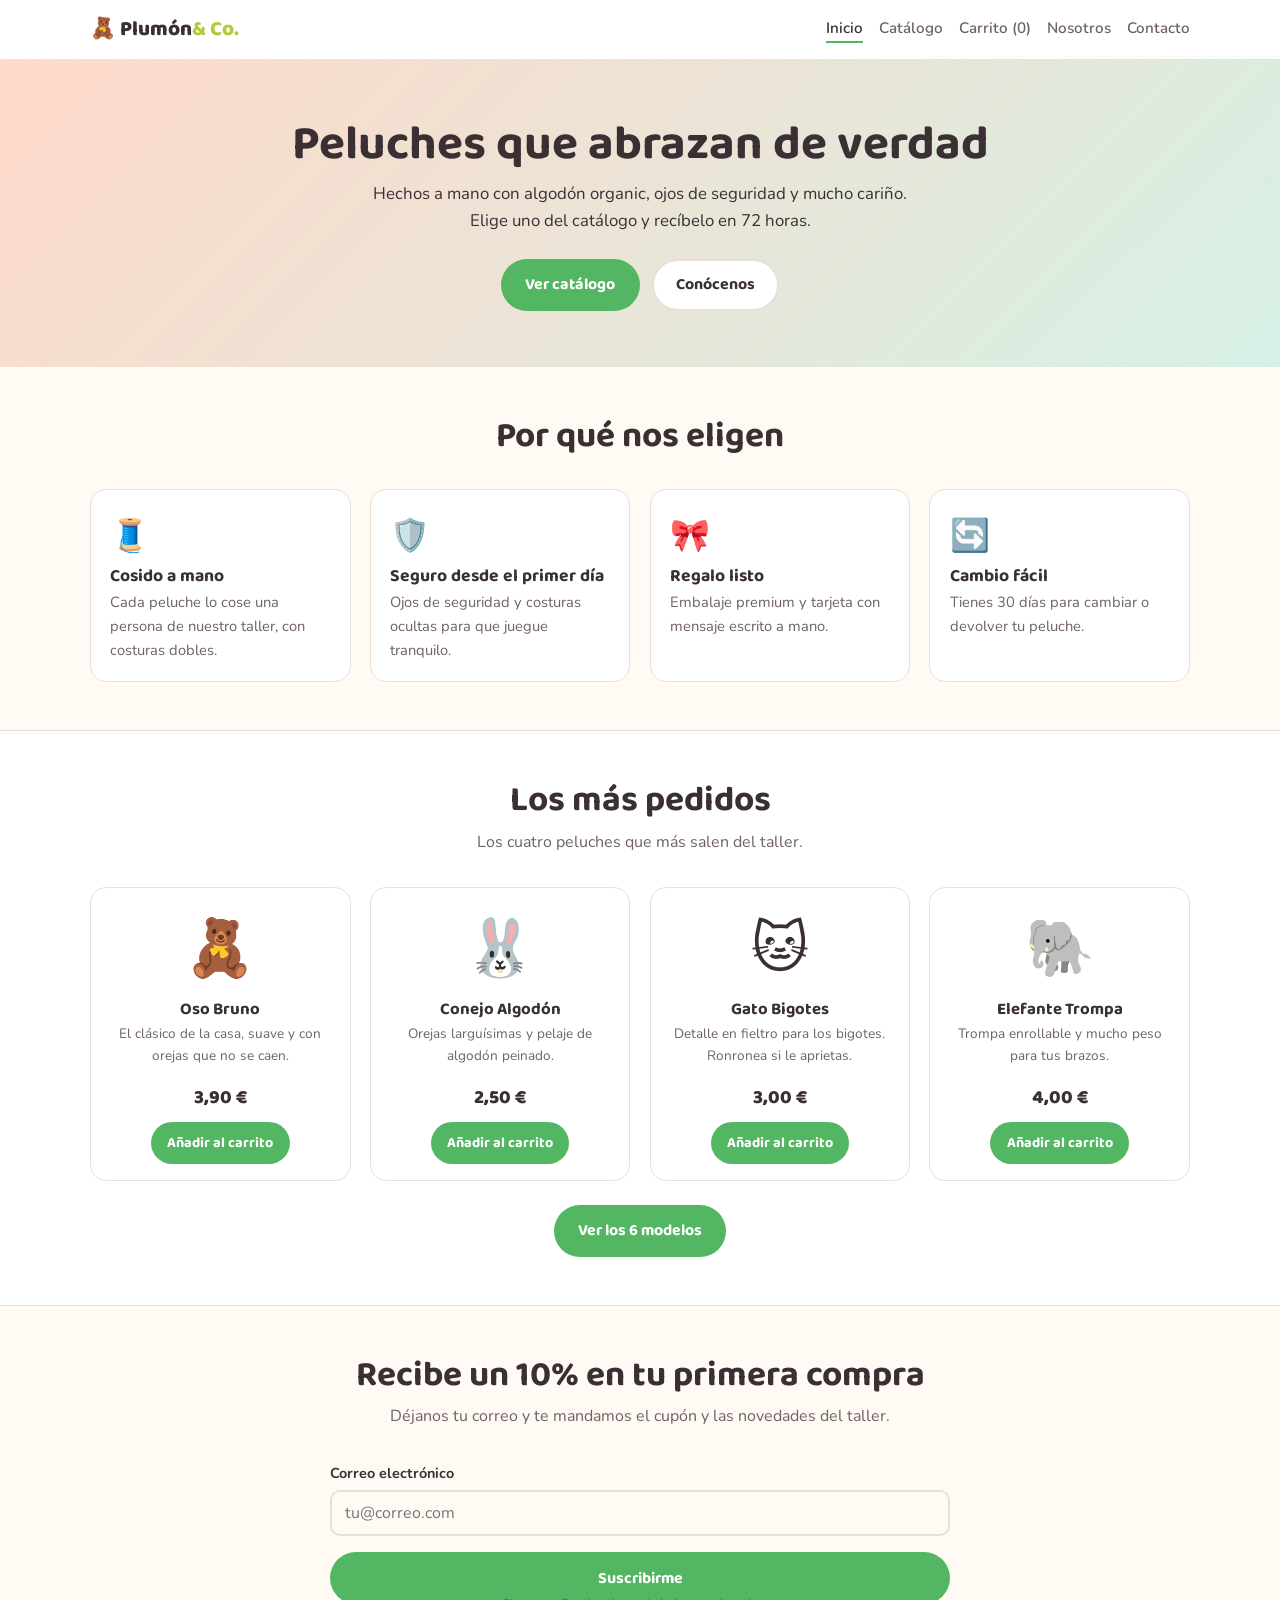
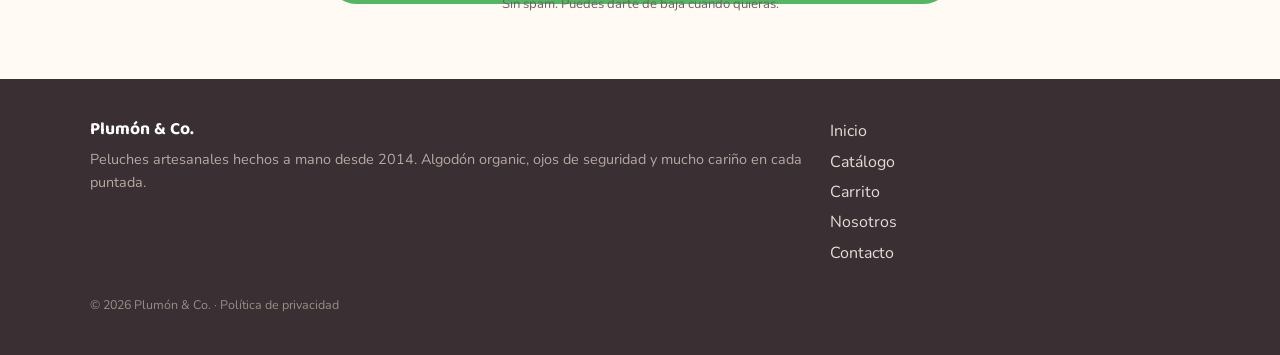
<file: index.html>
<!DOCTYPE html>
<html lang="es">
<head>
<meta charset="UTF-8">
<meta name="viewport" content="width=device-width, initial-scale=1.0">
<title>Plumón &amp; Co. — Inicio · Tienda de peluches artesanales</title>
<link rel="preconnect" href="https://fonts.googleapis.com">
<link rel="preconnect" href="https://fonts.gstatic.com" crossorigin>
<link href="https://fonts.googleapis.com/css2?family=Baloo+2:wght@600;700;800&family=Nunito:wght@400;600;700&display=swap" rel="stylesheet">
<link rel="stylesheet" href="assets/css/styles.css">
</head>
<body>

<header class="header">
  <div class="container header__inner">
    <a class="logo" href="index.html">🧸 Plumón<span>&amp; Co.</span></a>
    <nav class="nav">
      <a href="index.html" class="active">Inicio</a>
      <a href="catalogo.html">Catálogo</a>
      <a href="carrito.html">Carrito (<span id="contador">0</span>)</a>
      <a href="nosotros.html">Nosotros</a>
      <a href="contacto.html">Contacto</a>
    </nav>
  </div>
</header>

<main>
  <!-- HERO -->
  <section class="hero">
    <div class="container">
      <h1>Peluches que abrazan de verdad</h1>
      <p>Hechos a mano con algodón organic, ojos de seguridad y mucho cariño. Elige uno del catálogo y recíbelo en 72 horas.</p>
      <a href="catalogo.html" class="btn">Ver catálogo</a>
      <a href="nosotros.html" class="btn btn--white">Conócenos</a>
    </div>
  </section>

  <!-- VENTAJAS -->
  <section class="section">
    <div class="container">
      <div class="section__title">
        <h2>Por qué nos eligen</h2>
      </div>
      <div class="grid grid--4">
        <article class="card">
          <div class="card__icon">🧵</div>
          <h3>Cosido a mano</h3>
          <p>Cada peluche lo cose una persona de nuestro taller, con costuras dobles.</p>
        </article>
        <article class="card">
          <div class="card__icon">🛡️</div>
          <h3>Seguro desde el primer día</h3>
          <p>Ojos de seguridad y costuras ocultas para que juegue tranquilo.</p>
        </article>
        <article class="card">
          <div class="card__icon">🎀</div>
          <h3>Regalo listo</h3>
          <p>Embalaje premium y tarjeta con mensaje escrito a mano.</p>
        </article>
        <article class="card">
          <div class="card__icon">🔄</div>
          <h3>Cambio fácil</h3>
          <p>Tienes 30 días para cambiar o devolver tu peluche.</p>
        </article>
      </div>
    </div>
  </section>

  <!-- DESTACADOS -->
  <section class="section section--alt">
    <div class="container">
      <div class="section__title">
        <h2>Los más pedidos</h2>
        <p>Los cuatro peluches que más salen del taller.</p>
      </div>
      <div class="grid grid--4" id="destacados"></div>
      <p style="text-align:center;margin:1.5rem 0 0">
        <a href="catalogo.html" class="btn">Ver los 6 modelos</a>
      </p>
    </div>
  </section>

  <!-- FORMULARIO 1 · BOLETÍN -->
  <section class="section">
    <div class="container">
      <div class="section__title">
        <h2>Recibe un 10% en tu primera compra</h2>
        <p>Déjanos tu correo y te mandamos el cupón y las novedades del taller.</p>
      </div>
      <form class="form" id="form-boletin" novalidate>
        <label for="boletin-mail">Correo electrónico</label>
        <input type="email" id="boletin-mail" name="email" placeholder="tu@correo.com" autocomplete="email">
        <p class="error" data-error="boletin-mail"></p>
        <button type="submit" class="btn btn--block">Suscribirme</button>
        <p class="form__hint" style="text-align:center">Sin spam. Puedes darte de baja cuando quieras.</p>
      </form>
    </div>
  </section>
</main>

<footer class="footer">
  <div class="container">
    <div class="grid">
      <div>
        <h3>Plumón &amp; Co.</h3>
        <p>Peluches artesanales hechos a mano desde 2014. Algodón organic, ojos de seguridad y mucho cariño en cada puntada.</p>
      </div>
      <div>
        <ul>
          <li><a href="index.html">Inicio</a></li>
          <li><a href="catalogo.html">Catálogo</a></li>
          <li><a href="carrito.html">Carrito</a></li>
          <li><a href="nosotros.html">Nosotros</a></li>
          <li><a href="contacto.html">Contacto</a></li>
        </ul>
      </div>
    </div>
    <small>© <span id="anio">2026</span> Plumón &amp; Co. · Política de privacidad</small>
  </div>
</footer>

<div class="toast" id="toast"></div>
<script src="assets/js/app.js"></script>
</body>
</html>
</file>
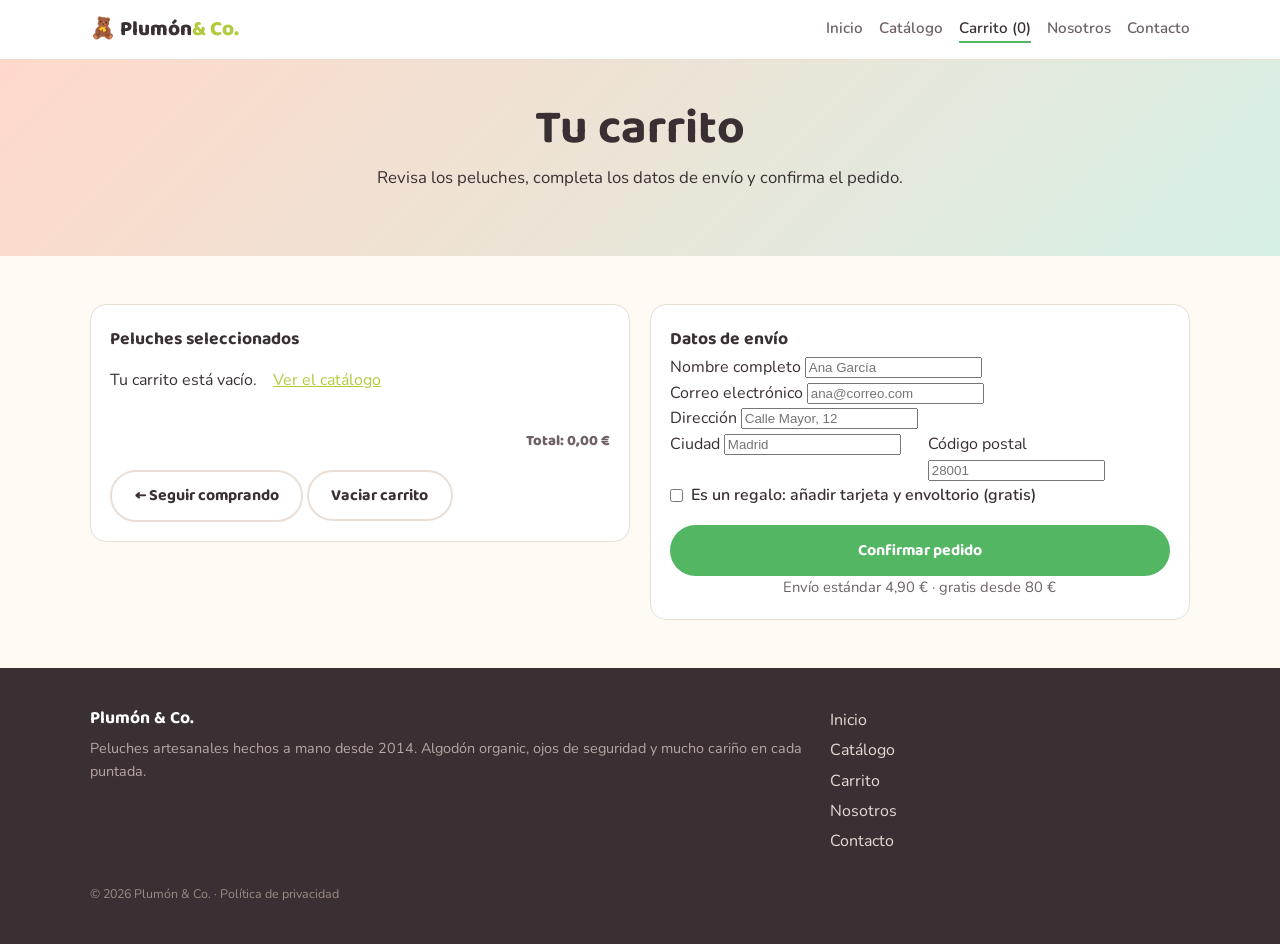
<file: carrito.html>
<!DOCTYPE html>
<html lang="es">
<head>
<meta charset="UTF-8">
<meta name="viewport" content="width=device-width, initial-scale=1.0">
<title>Carrito · Plumón &amp; Co.</title>
<link rel="preconnect" href="https://fonts.googleapis.com">
<link rel="preconnect" href="https://fonts.gstatic.com" crossorigin>
<link href="https://fonts.googleapis.com/css2?family=Baloo+2:wght@600;700;800&family=Nunito:wght@400;600;700&display=swap" rel="stylesheet">
<link rel="stylesheet" href="assets/css/styles.css">
</head>
<body>

<header class="header">
  <div class="container header__inner">
    <a class="logo" href="index.html">🧸 Plumón<span>&amp; Co.</span></a>
    <nav class="nav">
      <a href="index.html">Inicio</a>
      <a href="catalogo.html">Catálogo</a>
      <a href="carrito.html" class="active">Carrito (<span id="contador">0</span>)</a>
      <a href="nosotros.html">Nosotros</a>
      <a href="contacto.html">Contacto</a>
    </nav>
  </div>
</header>

<main>
  <section class="hero" style="padding:2.5rem 0">
    <div class="container">
      <h1>Tu carrito</h1>
      <p>Revisa los peluches, completa los datos de envío y confirma el pedido.</p>
    </div>
  </section>

  <section class="section">
    <div class="container grid grid--2" style="align-items:start">

      <!-- CONTENIDO DEL CARRITO -->
      <div class="card">
        <h3>Peluches seleccionados</h3>
        <ul class="cart-list" id="carrito-items"></ul>
        <p class="total" id="total">Total: 0,00 €</p>
        <p style="margin-top:1rem">
          <a href="catalogo.html" class="btn btn--white">← Seguir comprando</a>
          <button type="button" class="btn btn--white" id="vaciar">Vaciar carrito</button>
        </p>
      </div>

      <!-- FORMULARIO 3 · DATOS DE ENVÍO -->
      <form class="card" id="form-envio" novalidate>
        <h3>Datos de envío</h3>
        <div>
          <label for="envio-nombre">Nombre completo</label>
          <input type="text" id="envio-nombre" name="nombre" placeholder="Ana García" autocomplete="name">
          <p class="error" data-error="envio-nombre"></p>
        </div>
        <div>
          <label for="envio-email">Correo electrónico</label>
          <input type="email" id="envio-email" name="email" placeholder="ana@correo.com" autocomplete="email">
          <p class="error" data-error="envio-email"></p>
        </div>
        <div>
          <label for="envio-dir">Dirección</label>
          <input type="text" id="envio-dir" name="direccion" placeholder="Calle Mayor, 12" autocomplete="street-address">
          <p class="error" data-error="envio-dir"></p>
        </div>
        <div class="form__row">
          <div>
            <label for="envio-ciudad">Ciudad</label>
            <input type="text" id="envio-ciudad" name="ciudad" placeholder="Madrid" autocomplete="address-level2">
            <p class="error" data-error="envio-ciudad"></p>
          </div>
          <div>
            <label for="envio-cp">Código postal</label>
            <input type="text" id="envio-cp" name="cp" inputmode="numeric" maxlength="5" placeholder="28001">
            <p class="error" data-error="envio-cp"></p>
          </div>
        </div>
        <div class="form__check">
          <input type="checkbox" id="envio-regalo" name="regalo">
          <label for="envio-regalo">Es un regalo: añadir tarjeta y envoltorio (gratis)</label>
        </div>
        <button type="submit" class="btn btn--block">Confirmar pedido</button>
        <p class="form__hint" style="text-align:center">Envío estándar 4,90 € · gratis desde 80 €</p>
      </form>
    </div>
  </section>
</main>

<footer class="footer">
  <div class="container">
    <div class="grid">
      <div>
        <h3>Plumón &amp; Co.</h3>
        <p>Peluches artesanales hechos a mano desde 2014. Algodón organic, ojos de seguridad y mucho cariño en cada puntada.</p>
      </div>
      <div>
        <ul>
          <li><a href="index.html">Inicio</a></li>
          <li><a href="catalogo.html">Catálogo</a></li>
          <li><a href="carrito.html">Carrito</a></li>
          <li><a href="nosotros.html">Nosotros</a></li>
          <li><a href="contacto.html">Contacto</a></li>
        </ul>
      </div>
    </div>
    <small>© <span id="anio">2026</span> Plumón &amp; Co. · Política de privacidad</small>
  </div>
</footer>

<div class="toast" id="toast"></div>
<script src="assets/js/app.js"></script>
</body>
</html>
</file>
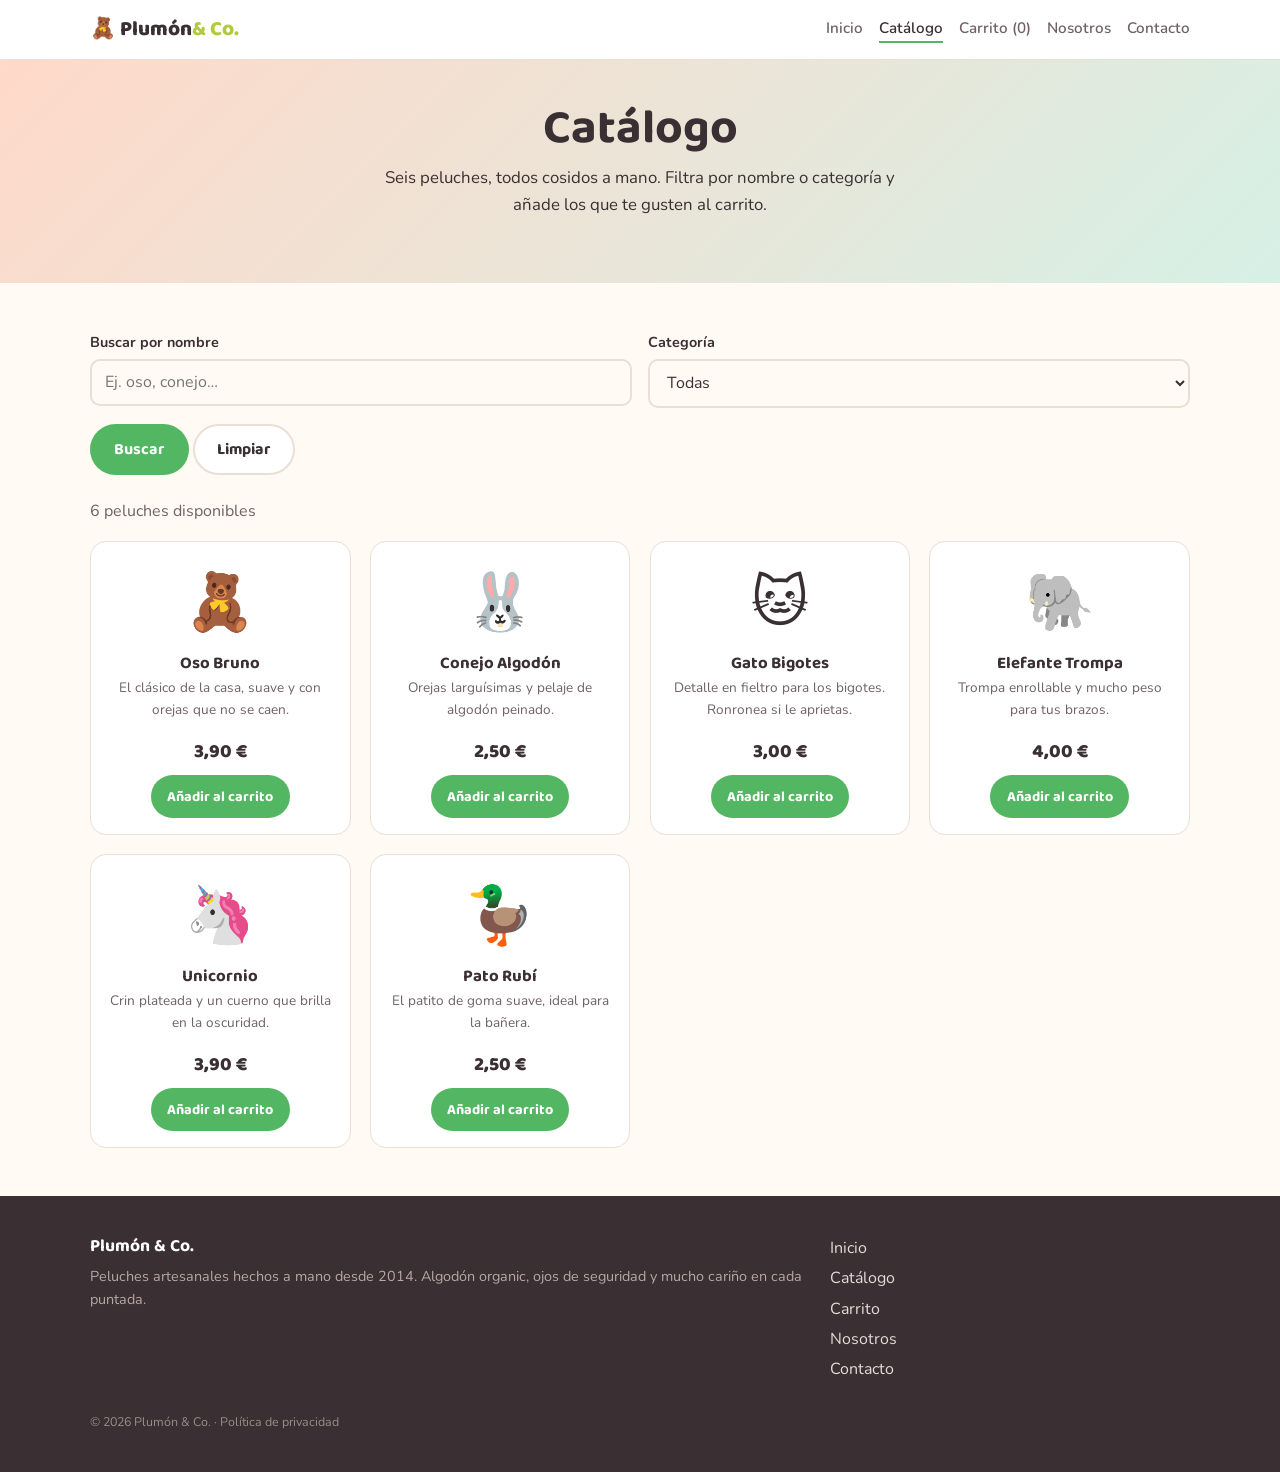
<file: catalogo.html>
<!DOCTYPE html>
<html lang="es">
<head>
<meta charset="UTF-8">
<meta name="viewport" content="width=device-width, initial-scale=1.0">
<title>Catálogo · Plumón &amp; Co.</title>
<link rel="preconnect" href="https://fonts.googleapis.com">
<link rel="preconnect" href="https://fonts.gstatic.com" crossorigin>
<link href="https://fonts.googleapis.com/css2?family=Baloo+2:wght@600;700;800&family=Nunito:wght@400;600;700&display=swap" rel="stylesheet">
<link rel="stylesheet" href="assets/css/styles.css">
</head>
<body>

<header class="header">
  <div class="container header__inner">
    <a class="logo" href="index.html">🧸 Plumón<span>&amp; Co.</span></a>
    <nav class="nav">
      <a href="index.html">Inicio</a>
      <a href="catalogo.html" class="active">Catálogo</a>
      <a href="carrito.html">Carrito (<span id="contador">0</span>)</a>
      <a href="nosotros.html">Nosotros</a>
      <a href="contacto.html">Contacto</a>
    </nav>
  </div>
</header>

<main>
  <section class="hero" style="padding:2.5rem 0">
    <div class="container">
      <h1>Catálogo</h1>
      <p>Seis peluches, todos cosidos a mano. Filtra por nombre o categoría y añade los que te gusten al carrito.</p>
    </div>
  </section>

  <section class="section">
    <div class="container">
      <!-- FORMULARIO 2 · FILTROS -->
      <form class="form form--wide" id="form-filtro" novalidate>
        <div class="form__row">
          <div>
            <label for="buscar">Buscar por nombre</label>
            <input type="search" id="buscar" name="q" placeholder="Ej. oso, conejo…" autocomplete="off">
            <p class="error" data-error="buscar"></p>
          </div>
          <div>
            <label for="categoria">Categoría</label>
            <select id="categoria" name="categoria">
              <option value="">Todas</option>
              <option value="Animales">Animales</option>
              <option value="Fantasía">Fantasía</option>
              <option value="Colección">Colección</option>
            </select>
          </div>
        </div>
        <button type="submit" class="btn">Buscar</button>
        <button type="button" class="btn btn--white" id="limpiar">Limpiar</button>
      </form>

      <p style="color:#6f6165;margin-top:1.5rem" id="resultado"></p>
      <div class="grid grid--4" id="productos" style="margin-top:1rem"></div>
    </div>
  </section>
</main>

<footer class="footer">
  <div class="container">
    <div class="grid">
      <div>
        <h3>Plumón &amp; Co.</h3>
        <p>Peluches artesanales hechos a mano desde 2014. Algodón organic, ojos de seguridad y mucho cariño en cada puntada.</p>
      </div>
      <div>
        <ul>
          <li><a href="index.html">Inicio</a></li>
          <li><a href="catalogo.html">Catálogo</a></li>
          <li><a href="carrito.html">Carrito</a></li>
          <li><a href="nosotros.html">Nosotros</a></li>
          <li><a href="contacto.html">Contacto</a></li>
        </ul>
      </div>
    </div>
    <small>© <span id="anio">2026</span> Plumón &amp; Co. · Política de privacidad</small>
  </div>
</footer>

<div class="toast" id="toast"></div>
<script src="assets/js/app.js"></script>
</body>
</html>
</file>
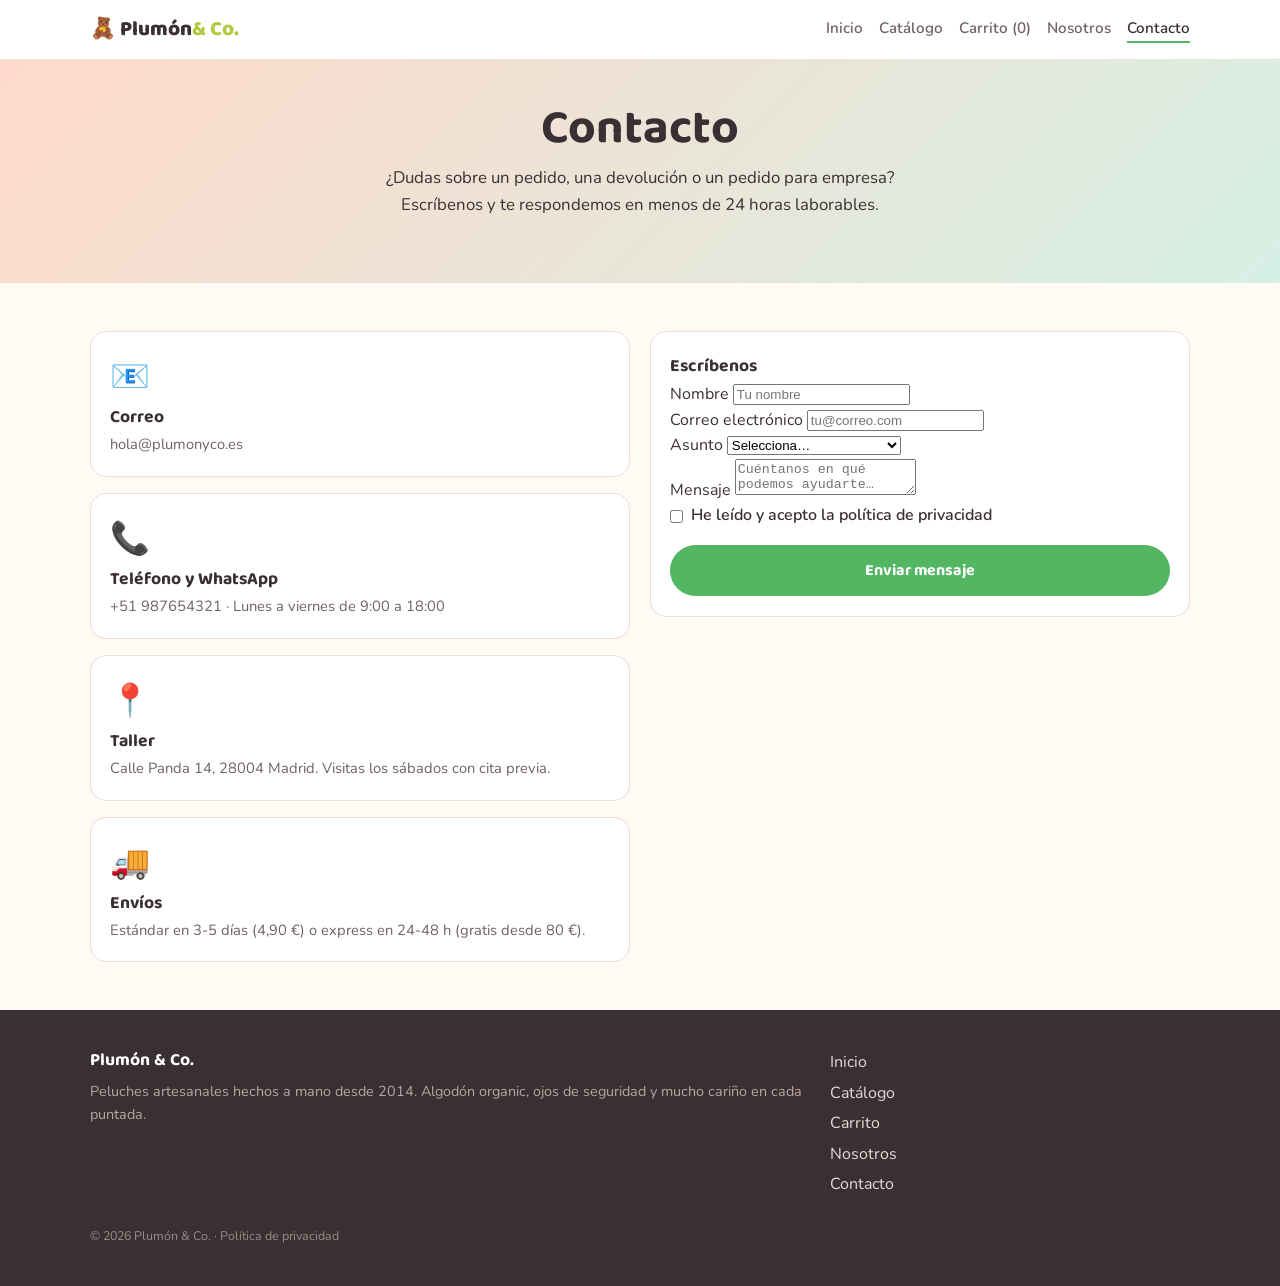
<file: contacto.html>
<!DOCTYPE html>
<html lang="es">
<head>
<meta charset="UTF-8">
<meta name="viewport" content="width=device-width, initial-scale=1.0">
<title>Contacto · Plumón &amp; Co.</title>
<link rel="preconnect" href="https://fonts.googleapis.com">
<link rel="preconnect" href="https://fonts.gstatic.com" crossorigin>
<link href="https://fonts.googleapis.com/css2?family=Baloo+2:wght@600;700;800&family=Nunito:wght@400;600;700&display=swap" rel="stylesheet">
<link rel="stylesheet" href="assets/css/styles.css">
</head>
<body>

<header class="header">
  <div class="container header__inner">
    <a class="logo" href="index.html">🧸 Plumón<span>&amp; Co.</span></a>
    <nav class="nav">
      <a href="index.html">Inicio</a>
      <a href="catalogo.html">Catálogo</a>
      <a href="carrito.html">Carrito (<span id="contador">0</span>)</a>
      <a href="nosotros.html">Nosotros</a>
      <a href="contacto.html" class="active">Contacto</a>
    </nav>
  </div>
</header>

<main>
  <section class="hero" style="padding:2.5rem 0">
    <div class="container">
      <h1>Contacto</h1>
      <p>¿Dudas sobre un pedido, una devolución o un pedido para empresa? Escríbenos y te respondemos en menos de 24 horas laborables.</p>
    </div>
  </section>

  <section class="section">
    <div class="container grid grid--2" style="align-items:start">

      <!-- DATOS DE CONTACTO -->
      <div>
        <div class="card" style="margin-bottom:1rem">
          <div class="card__icon">📧</div>
          <h3>Correo</h3>
          <p>hola@plumonyco.es</p>
        </div>
        <div class="card" style="margin-bottom:1rem">
          <div class="card__icon">📞</div>
          <!-- cambio de numero de telefono-->
          <h3>Teléfono y WhatsApp</h3>
          <p>+51 987654321 · Lunes a viernes de 9:00 a 18:00</p>
        </div>
        <div class="card" style="margin-bottom:1rem">
          <div class="card__icon">📍</div>
          <h3>Taller</h3>
          <p>Calle Panda 14, 28004 Madrid. Visitas los sábados con cita previa.</p>
        </div>
        <div class="card">
          <div class="card__icon">🚚</div>
          <h3>Envíos</h3>
          <p>Estándar en 3-5 días (4,90 €) o express en 24-48 h (gratis desde 80 €).</p>
        </div>
      </div>

      <!-- FORMULARIO 5 · CONTACTO -->
      <form class="card" id="form-contacto" novalidate>
        <h3>Escríbenos</h3>
        <div>
          <label for="contacto-nombre">Nombre</label>
          <input type="text" id="contacto-nombre" name="nombre" placeholder="Tu nombre" autocomplete="name">
          <p class="error" data-error="contacto-nombre"></p>
        </div>
        <div>
          <label for="contacto-email">Correo electrónico</label>
          <input type="email" id="contacto-email" name="email" placeholder="tu@correo.com" autocomplete="email">
          <p class="error" data-error="contacto-email"></p>
        </div>
        <div>
          <label for="contacto-asunto">Asunto</label>
          <select id="contacto-asunto" name="asunto">
            <option value="">Selecciona…</option>
            <option>Consulta sobre un pedido</option>
            <option>Devoluciones y cambios</option>
            <option>Pedidos para empresa</option>
            <option>Otro asunto</option>
          </select>
          <p class="error" data-error="contacto-asunto"></p>
        </div>
        <div>
          <label for="contacto-mensaje">Mensaje</label>
          <textarea id="contacto-mensaje" name="mensaje" placeholder="Cuéntanos en qué podemos ayudarte…"></textarea>
          <p class="error" data-error="contacto-mensaje"></p>
        </div>
        <div class="form__check">
          <input type="checkbox" id="contacto-ok" name="privacidad">
          <label for="contacto-ok">He leído y acepto la política de privacidad</label>
        </div>
        <p class="error" data-error="contacto-ok"></p>
        <button type="submit" class="btn btn--block">Enviar mensaje</button>
      </form>
    </div>
  </section>
</main>

<footer class="footer">
  <div class="container">
    <div class="grid">
      <div>
        <h3>Plumón &amp; Co.</h3>
        <p>Peluches artesanales hechos a mano desde 2014. Algodón organic, ojos de seguridad y mucho cariño en cada puntada.</p>
      </div>
      <div>
        <ul>
          <li><a href="index.html">Inicio</a></li>
          <li><a href="catalogo.html">Catálogo</a></li>
          <li><a href="carrito.html">Carrito</a></li>
          <li><a href="nosotros.html">Nosotros</a></li>
          <li><a href="contacto.html">Contacto</a></li>
        </ul>
      </div>
    </div>
    <small>© <span id="anio">2026</span> Plumón &amp; Co. · Política de privacidad</small>
  </div>
</footer>

<div class="toast" id="toast"></div>
<script src="assets/js/app.js"></script>
</body>
</html>
</file>
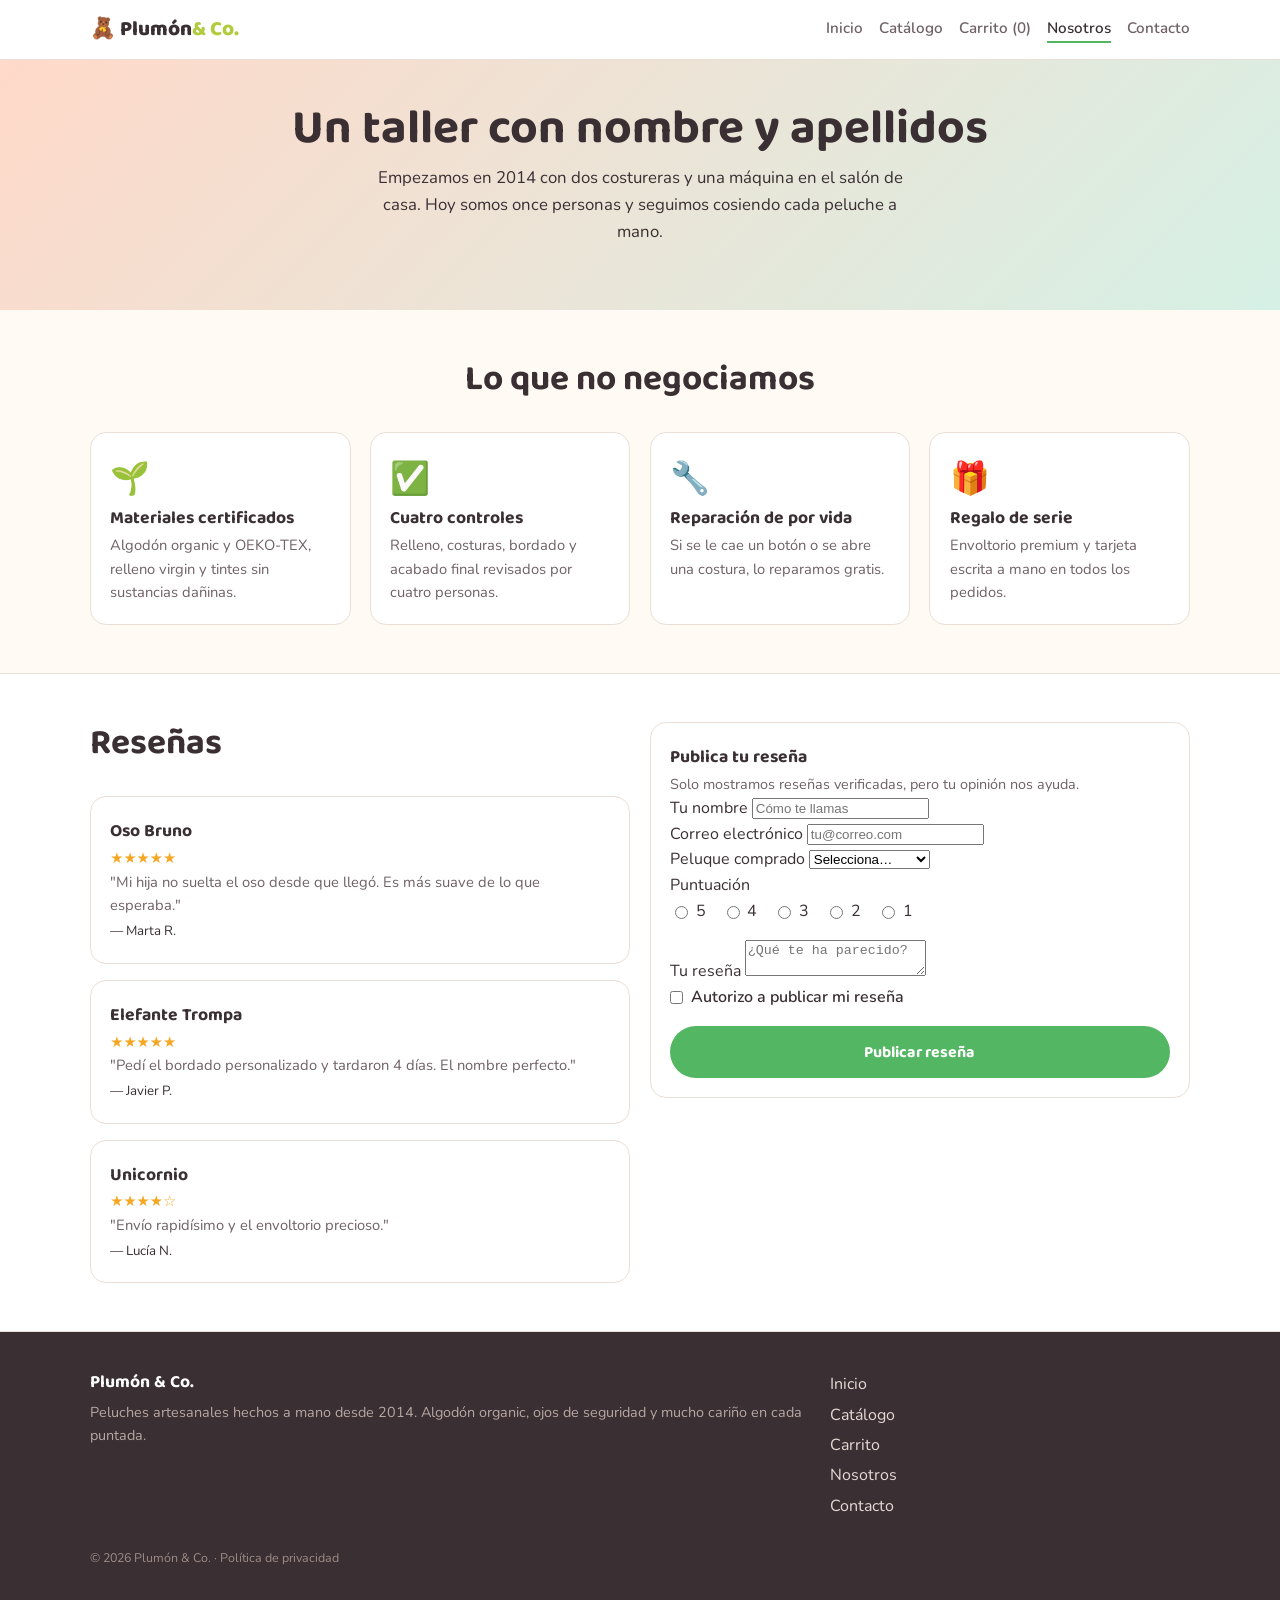
<file: nosotros.html>
<!DOCTYPE html>
<html lang="es">
<head>
<meta charset="UTF-8">
<meta name="viewport" content="width=device-width, initial-scale=1.0">
<title>Nosotros · Plumón &amp; Co.</title>
<link rel="preconnect" href="https://fonts.googleapis.com">
<link rel="preconnect" href="https://fonts.gstatic.com" crossorigin>
<link href="https://fonts.googleapis.com/css2?family=Baloo+2:wght@600;700;800&family=Nunito:wght@400;600;700&display=swap" rel="stylesheet">
<link rel="stylesheet" href="assets/css/styles.css">
</head>
<body>

<header class="header">
  <div class="container header__inner">
    <a class="logo" href="index.html">🧸 Plumón<span>&amp; Co.</span></a>
    <nav class="nav">
      <a href="index.html">Inicio</a>
      <a href="catalogo.html">Catálogo</a>
      <a href="carrito.html">Carrito (<span id="contador">0</span>)</a>
      <a href="nosotros.html" class="active">Nosotros</a>
      <a href="contacto.html">Contacto</a>
    </nav>
  </div>
</header>

<main>
  <section class="hero" style="padding:2.5rem 0">
    <div class="container">
      <h1>Un taller con nombre y apellidos</h1>
      <p>Empezamos en 2014 con dos costureras y una máquina en el salón de casa. Hoy somos once personas y seguimos cosiendo cada peluche a mano.</p>
    </div>
  </section>

  <section class="section">
    <div class="container">
      <div class="section__title"><h2>Lo que no negociamos</h2></div>
      <div class="grid grid--4">
        <article class="card">
          <div class="card__icon">🌱</div>
          <h3>Materiales certificados</h3>
          <p>Algodón organic y OEKO-TEX, relleno virgin y tintes sin sustancias dañinas.</p>
        </article>
        <article class="card">
          <div class="card__icon">✅</div>
          <h3>Cuatro controles</h3>
          <p>Relleno, costuras, bordado y acabado final revisados por cuatro personas.</p>
        </article>
        <article class="card">
          <div class="card__icon">🔧</div>
          <h3>Reparación de por vida</h3>
          <p>Si se le cae un botón o se abre una costura, lo reparamos gratis.</p>
        </article>
        <article class="card">
          <div class="card__icon">🎁</div>
          <h3>Regalo de serie</h3>
          <p>Envoltorio premium y tarjeta escrita a mano en todos los pedidos.</p>
        </article>
      </div>
    </div>
  </section>

  <section class="section section--alt">
    <div class="container grid grid--2" style="align-items:start">

      <!-- RESEÑAS -->
      <div id="resenas">
        <div class="section__title" style="text-align:left"><h2>Reseñas</h2></div>
        <article class="card" style="margin-bottom:1rem">
          <h3>Oso Bruno</h3>
          <p style="color:#f5a623">★★★★★</p>
          <p>"Mi hija no suelta el oso desde que llegó. Es más suave de lo que esperaba."</p>
          <small>— Marta R.</small>
        </article>
        <article class="card" style="margin-bottom:1rem">
          <h3>Elefante Trompa</h3>
          <p style="color:#f5a623">★★★★★</p>
          <p>"Pedí el bordado personalizado y tardaron 4 días. El nombre perfecto."</p>
          <small>— Javier P.</small>
        </article>
        <article class="card">
          <h3>Unicornio</h3>
          <p style="color:#f5a623">★★★★☆</p>
          <p>"Envío rapidísimo y el envoltorio precioso."</p>
          <small>— Lucía N.</small>
        </article>
      </div>

      <!-- FORMULARIO 4 · RESEÑA -->
      <form class="card" id="form-resena" novalidate>
        <h3>Publica tu reseña</h3>
        <p style="color:#6f6165;font-size:.9rem">Solo mostramos reseñas verificadas, pero tu opinión nos ayuda.</p>
        <div>
          <label for="resena-nombre">Tu nombre</label>
          <input type="text" id="resena-nombre" name="nombre" placeholder="Cómo te llamas">
          <p class="error" data-error="resena-nombre"></p>
        </div>
        <div>
          <label for="resena-email">Correo electrónico</label>
          <input type="email" id="resena-email" name="email" placeholder="tu@correo.com" autocomplete="email">
          <p class="error" data-error="resena-email"></p>
        </div>
        <div>
          <label for="resena-producto">Peluque comprado</label>
          <select id="resena-producto" name="producto">
            <option value="">Selecciona…</option>
            <option>Oso Bruno</option>
            <option>Conejo Algodón</option>
            <option>Gato Bigotes</option>
            <option>Elefante Trompa</option>
            <option>Unicornio</option>
            <option>Pato Rubí</option>
          </select>
          <p class="error" data-error="resena-producto"></p>
        </div>
        <div>
          <label>Puntuación</label>
          <div style="display:flex;gap:1rem;margin-bottom:1rem">
            <label style="display:flex;align-items:center;gap:.3rem;font-weight:400"><input type="radio" name="estrellas" value="5">5</label>
            <label style="display:flex;align-items:center;gap:.3rem;font-weight:400"><input type="radio" name="estrellas" value="4">4</label>
            <label style="display:flex;align-items:center;gap:.3rem;font-weight:400"><input type="radio" name="estrellas" value="3">3</label>
            <label style="display:flex;align-items:center;gap:.3rem;font-weight:400"><input type="radio" name="estrellas" value="2">2</label>
            <label style="display:flex;align-items:center;gap:.3rem;font-weight:400"><input type="radio" name="estrellas" value="1">1</label>
          </div>
          <p class="error" data-error="estrellas"></p>
        </div>
        <div>
          <label for="resena-texto">Tu reseña</label>
          <textarea id="resena-texto" name="texto" placeholder="¿Qué te ha parecido?"></textarea>
          <p class="error" data-error="resena-texto"></p>
        </div>
        <div class="form__check">
          <input type="checkbox" id="resena-ok" name="autorizado">
          <label for="resena-ok">Autorizo a publicar mi reseña</label>
        </div>
        <p class="error" data-error="resena-ok"></p>
        <button type="submit" class="btn btn--block">Publicar reseña</button>
      </form>
    </div>
  </section>
</main>

<footer class="footer">
  <div class="container">
    <div class="grid">
      <div>
        <h3>Plumón &amp; Co.</h3>
        <p>Peluches artesanales hechos a mano desde 2014. Algodón organic, ojos de seguridad y mucho cariño en cada puntada.</p>
      </div>
      <div>
        <ul>
          <li><a href="index.html">Inicio</a></li>
          <li><a href="catalogo.html">Catálogo</a></li>
          <li><a href="carrito.html">Carrito</a></li>
          <li><a href="nosotros.html">Nosotros</a></li>
          <li><a href="contacto.html">Contacto</a></li>
        </ul>
      </div>
    </div>
    <small>© <span id="anio">2026</span> Plumón &amp; Co. · Política de privacidad</small>
  </div>
</footer>

<div class="toast" id="toast"></div>
<script src="assets/js/app.js"></script>
</body>
</html>
</file>
<file: assets/css/styles.css>
/* ==========================================================
   Plumón & Co. — Estilos (compartidos por las 5 páginas)
   ========================================================== */

:root {
  --cream:   #fffaf3;
  --cream2:  #fff2e4;
  --peach:   #53b662;
  --peach2:  #b1cb3f;
  --coral:   #ffd9c9;
  --mint:    #7fc9a9;
  --mint2:   #d6f0e5;
  --sky2:    #dcecf8;
  --ink:     #3a2f33;
  --gray:    #6f6165;
  --line:    #eadfd6;
  --white:   #fff;
  --red:     #d64545;
  --green:   #2f9e6e;
  --r:       16px;
  --font1:   "Baloo 2", "Segoe UI", system-ui, sans-serif;
  --font2:   "Nunito", "Segoe UI", system-ui, sans-serif;
}

* { box-sizing: border-box; }

body {
  margin: 0;
  font-family: var(--font2);
  font-size: 16px;
  line-height: 1.6;
  color: var(--ink);
  background: var(--cream);
}

h1, h2, h3 { font-family: var(--font1); line-height: 1.2; margin: 0 0 .5rem; }
h1 { font-size: clamp(2rem, 5vw, 3rem); }
h2 { font-size: clamp(1.6rem, 4vw, 2.2rem); }
p  { margin: 0 0 1rem; }
a  { color: var(--peach2); }

.container { width: min(1100px, 92%); margin: 0 auto; }

/* ---------- Header ---------- */
.header {
  background: var(--white);
  border-bottom: 1px solid var(--line);
  position: sticky; top: 0; z-index: 50;
}
.header__inner {
  display: flex; align-items: center; gap: 1rem;
  padding: .8rem 0; flex-wrap: wrap;
}
.logo {
  font-family: var(--font1); font-weight: 800; font-size: 1.3rem;
  color: var(--ink); text-decoration: none; margin-right: auto;
}
.logo span { color: var(--peach2); }
.nav { display: flex; gap: 1rem; flex-wrap: wrap; }
.nav a { color: var(--gray); text-decoration: none; font-weight: 600; font-size: .95rem; }
.nav a:hover { color: var(--peach2); }
.nav a.active { color: var(--ink); border-bottom: 2px solid var(--peach); }

/* ---------- Botones ---------- */
.btn {
  display: inline-block; text-align: center; text-decoration: none;
  font-family: var(--font1); font-weight: 700; font-size: 1rem;
  padding: .7rem 1.4rem; border: 2px solid transparent; border-radius: 999px;
  background: var(--peach); color: #fff; cursor: pointer;
}
.btn:hover { background: var(--peach2); }
.btn--white { background: var(--white); color: var(--ink); border-color: var(--line); }
.btn--white:hover { background: var(--cream2); }
.btn--block { width: 100%; }
.btn--small { padding: .45rem .9rem; font-size: .9rem; }

/* ---------- Hero ---------- */
.hero {
  background: linear-gradient(135deg, var(--coral), var(--mint2));
  padding: 3.5rem 0; text-align: center;
}
.hero p { max-width: 55ch; margin: 0 auto 1.5rem; font-size: 1.05rem; }
.hero .btn { margin: 0 .25rem; }

/* ---------- Secciones ---------- */
.section { padding: 3rem 0; }
.section--alt { background: var(--white); border-block: 1px solid var(--line); }
.section__title { text-align: center; margin-bottom: 2rem; }
.section__title p { color: var(--gray); margin: 0; }

/* ---------- Tarjetas ---------- */
.grid { display: grid; gap: 1.2rem; }
.grid--4 { grid-template-columns: repeat(auto-fit, minmax(220px, 1fr)); }
.grid--2 { grid-template-columns: repeat(auto-fit, minmax(300px, 1fr)); }

.card {
  background: var(--white); border: 1px solid var(--line);
  border-radius: var(--r); padding: 1.2rem;
}
.card__icon { font-size: 2rem; }
.card h3 { font-size: 1.1rem; margin: .3rem 0; }
.card p { color: var(--gray); font-size: .92rem; margin: 0; }

.plush {
  background: var(--white); border: 1px solid var(--line); border-radius: var(--r);
  padding: 1rem; text-align: center;
}
.plush__emoji { font-size: 3.5rem; }
.plush h3 { font-size: 1.05rem; margin: .4rem 0 .2rem; }
.plush p { color: var(--gray); font-size: .85rem; min-height: 2.6em; }
.plush__price { font-family: var(--font1); font-weight: 800; font-size: 1.2rem; margin: .5rem 0; }

/* ---------- Formularios ---------- */
.form { max-width: 620px; margin: 0 auto; }
.form--wide { max-width: 100%; }
.form label { display: block; font-weight: 700; font-size: .9rem; margin-bottom: .3rem; }
.form input, .form select, .form textarea {
  width: 100%; font-family: var(--font2); font-size: 1rem; color: var(--ink);
  background: var(--cream); border: 2px solid var(--line); border-radius: 10px;
  padding: .65rem .8rem; margin-bottom: 1rem;
}
.form input:focus, .form select:focus, .form textarea:focus {
  outline: none; background: #fff; border-color: var(--peach);
}
.form textarea { resize: vertical; min-height: 90px; }
.form__row { display: grid; gap: 0 1rem; grid-template-columns: 1fr 1fr; }
.form__check { display: flex; align-items: center; gap: .5rem; margin-bottom: 1rem; }
.form__check input { width: auto; margin: 0; }
.form__check label { margin: 0; font-weight: 600; }
.form .error { display: none; color: var(--red); font-size: .82rem; margin: -.7rem 0 .8rem; }
.form .error.on { display: block; }
.form input.bad, .form textarea.bad, .form select.bad { border-color: var(--red); background: #fff5f5; }
.form__hint { color: var(--gray); font-size: .82rem; margin: -.6rem 0 1rem; }

/* ---------- Carrito ---------- */
.cart-list { list-style: none; padding: 0; margin: 0 0 1.5rem; }
.cart-list li {
  display: flex; align-items: center; gap: 1rem;
  padding: .8rem 0; border-bottom: 1px solid var(--line);
}
.cart-list li:last-child { border-bottom: none; }
.cart-list .emoji { font-size: 2rem; }
.cart-list .name { font-weight: 700; }
.cart-list .meta { font-size: .85rem; color: var(--gray); }
.cart-list .price { margin-left: auto; font-family: var(--font1); font-weight: 800; }
.cart-list button {
  background: none; border: none; color: var(--red); cursor: pointer;
  text-decoration: underline; font-size: .8rem; padding: 0;
}
.total { font-family: var(--font1); font-weight: 800; font-size: 1.3rem; text-align: right; }

/* ---------- Aviso flotante ---------- */
.toast {
  position: fixed; left: 50%; bottom: 24px; transform: translateX(-50%);
  background: var(--ink); color: #fff; padding: .8rem 1.4rem;
  border-radius: 999px; font-weight: 700; box-shadow: 0 10px 30px rgba(0,0,0,.2);
  z-index: 90; max-width: 90vw; text-align: center;
}
.toast:empty { display: none; }
.toast.ok { background: var(--green); }
.toast.err { background: var(--red); }

/* ---------- Footer ---------- */
.footer {
  background: var(--ink); color: #e7dad6;
  padding: 2.5rem 0; margin-top: 0;
}
.footer a { color: #e7dad6; text-decoration: none; }
.footer a:hover { color: var(--peach); }
.footer .grid { grid-template-columns: 2fr 1fr; }
.footer h3 { color: #fff; font-size: 1.1rem; }
.footer p { font-size: .9rem; color: #b8a7a3; }
.footer ul { list-style: none; padding: 0; margin: 0; }
.footer li { margin-bottom: .3rem; }
.footer small { display: block; margin-top: 1.5rem; font-size: .78rem; color: #9c8b87; }

/* ---------- Responsive ---------- */
@media (max-width: 640px) {
  .form__row { grid-template-columns: 1fr; }
  .footer .grid { grid-template-columns: 1fr; }
  .nav { width: 100%; justify-content: space-between; }
}
</file>
